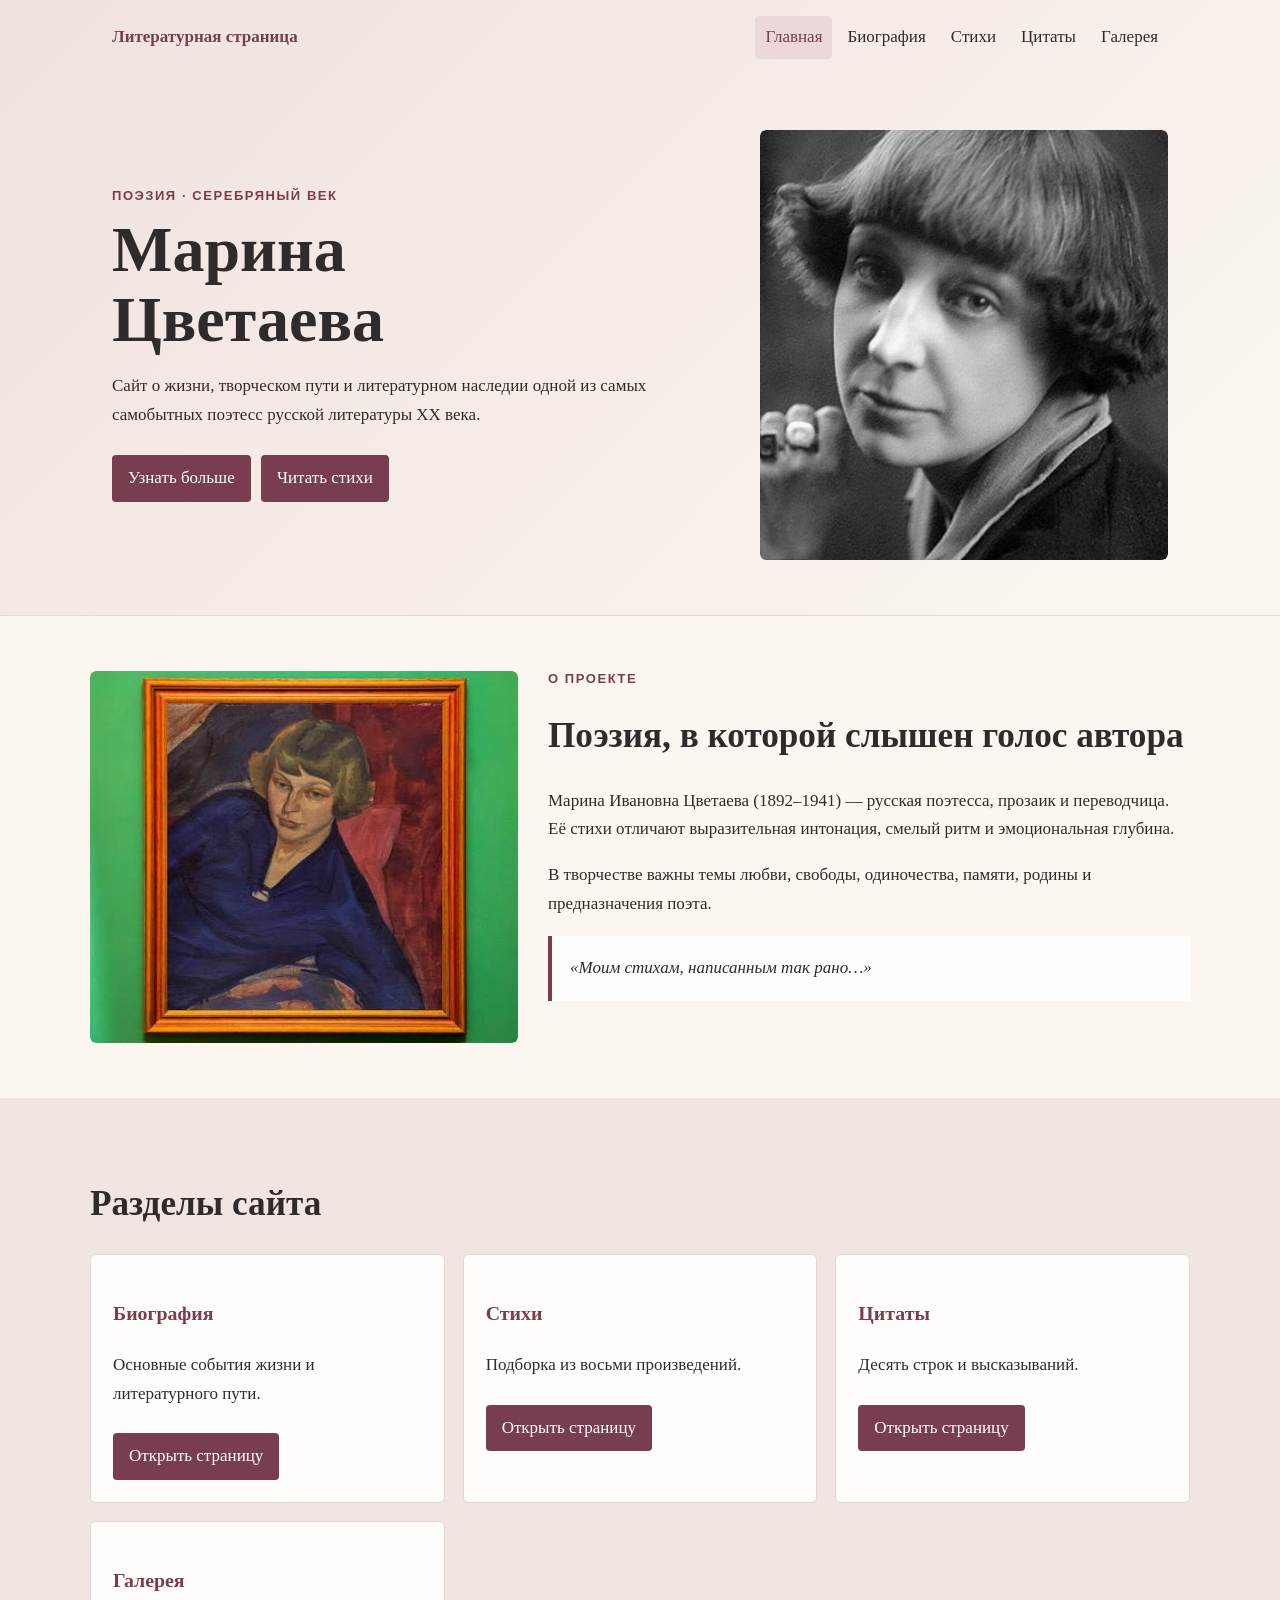
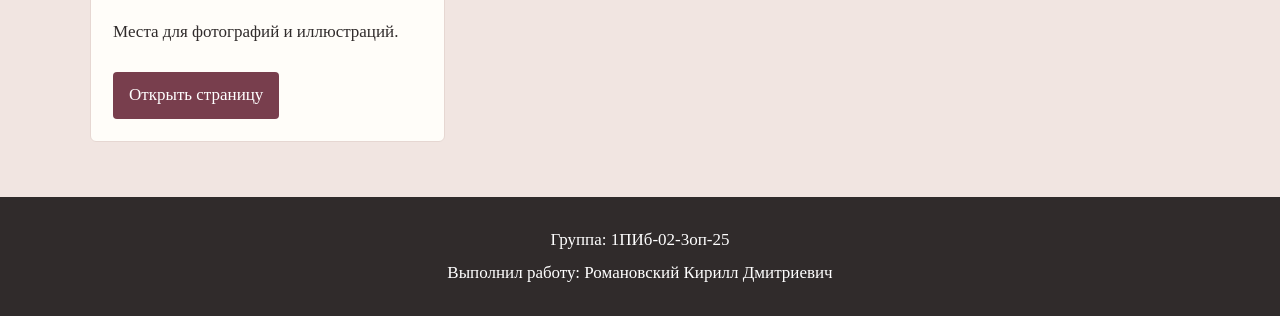
<file: index.html>
<!DOCTYPE html>
<html lang="ru">
 <head>
  <meta charset="UTF-8">
  <meta content="width=device-width,initial-scale=1" name="viewport"/>
  <title>
   Марина Цветаева
  </title>
  <link href="style.css" rel="stylesheet"/>
 </head>
 <body>
  <!-- ШАПКА САЙТА: меню и первый экран -->
  <header>
   <nav>
    <a class="brand" href="index.html">
     Литературная страница
    </a>
    <div class="links">
     <a class="active" href="index.html">
      Главная
     </a>
     <a class="" href="biography.html">
      Биография
     </a>
     <a class="" href="poems.html">
      Стихи
     </a>
     <a class="" href="quotes.html">
      Цитаты
     </a>
     <a class="" href="gallery.html">
      Галерея
     </a>
    </div>
   </nav>
   <div class="hero">
    <div>
     <div class="eyebrow">
      Поэзия · Серебряный век
     </div>
     <h1>
      Марина
      <br/>
      Цветаева
     </h1>
     <p>
      Сайт о жизни, творческом пути и литературном наследии одной из самых самобытных поэтесс русской литературы XX века.
     </p>
     <a class="button" href="biography.html">
      Узнать больше
     </a>
     <a class="button" href="poems.html">
      Читать стихи
     </a>
    </div>
    <div class="photo-frame hero-photo">
     <img alt="Портрет Марины Цветаевой" class="site-photo" src="images/cvetaeva-portrait.png"/>
    </div>
   </div>
  </header>
  <!-- ОСНОВНОЕ СОДЕРЖИМОЕ ГЛАВНОЙ СТРАНИЦЫ -->
  <main>
   <section>
    <div class="container two">
     <div class="photo-frame">
      <img alt="Прижизненный портрет Марины Цветаевой" class="site-photo" src="images/cvetaeva-painting.png"/>
     </div>
     <div>
      <div class="eyebrow">
       О проекте
      </div>
      <h2>
       Поэзия, в которой слышен голос автора
      </h2>
      <p>
       Марина Ивановна Цветаева (1892–1941) — русская поэтесса, прозаик и переводчица. Её стихи отличают выразительная интонация, смелый ритм и эмоциональная глубина.
      </p>
      <p>
       В творчестве важны темы любви, свободы, одиночества, памяти, родины и предназначения поэта.
      </p>
      <div class="quote">
       «Моим стихам, написанным так рано…»
      </div>
     </div>
    </div>
   </section>
   <section class="soft">
    <div class="container">
     <h2>
      Разделы сайта
     </h2>
     <div class="grid">
      <article class="card">
       <h3>
        Биография
       </h3>
       <p>
        Основные события жизни и литературного пути.
       </p>
       <a class="button" href="biography.html">
        Открыть страницу
       </a>
      </article>
      <article class="card">
       <h3>
        Стихи
       </h3>
       <p>
        Подборка из восьми произведений.
       </p>
       <a class="button" href="poems.html">
        Открыть страницу
       </a>
      </article>
      <article class="card">
       <h3>
        Цитаты
       </h3>
       <p>
        Десять строк и высказываний.
       </p>
       <a class="button" href="quotes.html">
        Открыть страницу
       </a>
      </article>
      <article class="card">
       <h3>
        Галерея
       </h3>
       <p>
        Места для фотографий и иллюстраций.
       </p>
       <a class="button" href="gallery.html">
        Открыть страницу
       </a>
      </article>
     </div>
    </div>
   </section>
  </main>
  <!-- ПОДВАЛ: информация об учебном проекте -->
  <footer>
   <p>
   Группа: 1ПИб-02-3оп-25
   </p>
   <p>
    Выполнил работу: Романовский Кирилл Дмитриевич
   </p>
  </footer>
 </body>
</html>
</file>
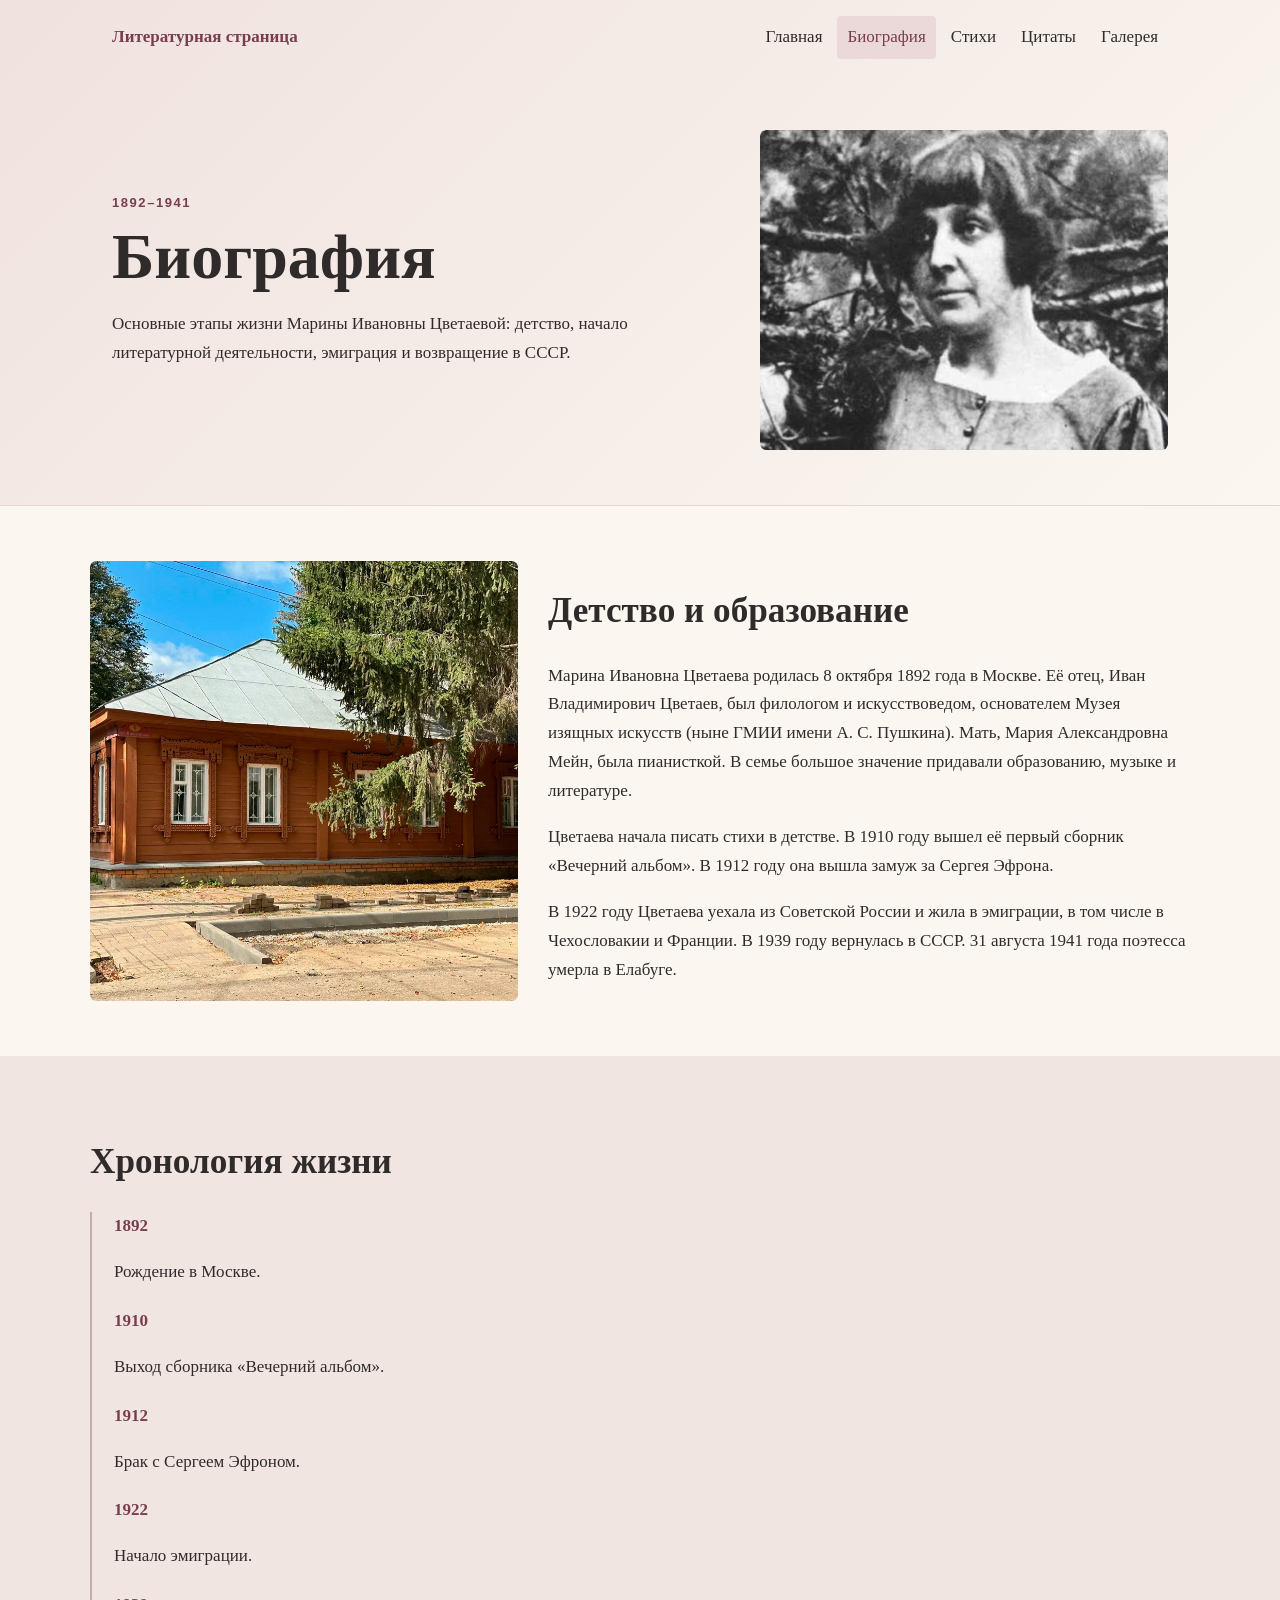
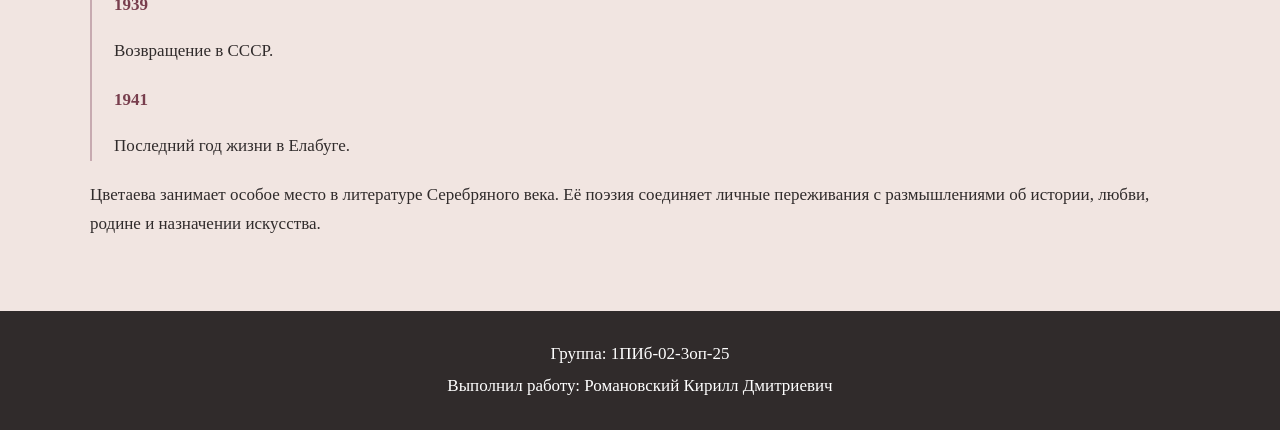
<file: biography.html>
<!DOCTYPE html>
<html lang="ru">
 <head>
  <meta charset="UTF-8">
  <meta content="width=device-width,initial-scale=1" name="viewport"/>
  <title>
   Биография Марины Цветаевой
  </title>
  <link href="style.css" rel="stylesheet"/>
 </head>
 <body>
  <!-- ШАПКА САЙТА: меню и вступление -->
  <header>
   <nav>
    <a class="brand" href="index.html">
     Литературная страница
    </a>
    <div class="links">
     <a class="" href="index.html">
      Главная
     </a>
     <a class="active" href="biography.html">
      Биография
     </a>
     <a class="" href="poems.html">
      Стихи
     </a>
     <a class="" href="quotes.html">
      Цитаты
     </a>
     <a class="" href="gallery.html">
      Галерея
     </a>
    </div>
   </nav>
   <div class="hero">
    <div>
     <div class="eyebrow">
      1892–1941
     </div>
     <h1>
      Биография
     </h1>
     <p>
      Основные этапы жизни Марины Ивановны Цветаевой: детство, начало литературной деятельности, эмиграция и возвращение в СССР.
     </p>
    </div>
    <div class="photo-frame hero-photo">
     <img alt="Марина Цветаева на природе" class="site-photo" src="images/cvetaeva-portrait-nature.png"/>
    </div>
   </div>
  </header>
  <!-- ОСНОВНОЕ СОДЕРЖИМОЕ: биография и хронология -->
  <main>
   <section>
    <div class="container two">
     <div class="photo-frame">
      <img alt="Дом-музей Марины Цветаевой" class="site-photo" src="images/cvetaeva-house-museum.png"/>
     </div>
     <div>
      <h2>
       Детство и образование
      </h2>
      <p>
       Марина Ивановна Цветаева родилась 8 октября 1892 года в Москве. Её отец, Иван Владимирович Цветаев, был филологом и искусствоведом, основателем Музея изящных искусств (ныне ГМИИ имени А. С. Пушкина). Мать, Мария Александровна Мейн, была пианисткой. В семье большое значение придавали образованию, музыке и литературе.
      </p>
      <p>
       Цветаева начала писать стихи в детстве. В 1910 году вышел её первый сборник «Вечерний альбом». В 1912 году она вышла замуж за Сергея Эфрона.
      </p>
      <p>
       В 1922 году Цветаева уехала из Советской России и жила в эмиграции, в том числе в Чехословакии и Франции. В 1939 году вернулась в СССР. 31 августа 1941 года поэтесса умерла в Елабуге.
      </p>
     </div>
    </div>
   </section>
   <section class="soft">
    <div class="container">
     <h2>
      Хронология жизни
     </h2>
     <div class="timeline">
      <article>
       <b class="year">
        1892
       </b>
       <p>
        Рождение в Москве.
       </p>
      </article>
      <article>
       <b class="year">
        1910
       </b>
       <p>
        Выход сборника «Вечерний альбом».
       </p>
      </article>
      <article>
       <b class="year">
        1912
       </b>
       <p>
        Брак с Сергеем Эфроном.
       </p>
      </article>
      <article>
       <b class="year">
        1922
       </b>
       <p>
        Начало эмиграции.
       </p>
      </article>
      <article>
       <b class="year">
        1939
       </b>
       <p>
        Возвращение в СССР.
       </p>
      </article>
      <article>
       <b class="year">
        1941
       </b>
       <p>
        Последний год жизни в Елабуге.
       </p>
      </article>
     </div>
     <p>
      Цветаева занимает особое место в литературе Серебряного века. Её поэзия соединяет личные переживания с размышлениями об истории, любви, родине и назначении искусства.
     </p>
    </div>
   </section>
  </main>
  <!-- ПОДВАЛ САЙТА -->
  <footer>
   <p>
    Группа: 1ПИб-02-3оп-25
   </p>
   <p>
    Выполнил работу: Романовский Кирилл Дмитриевич
   </p>
  </footer>
 </body>
</html>
</file>
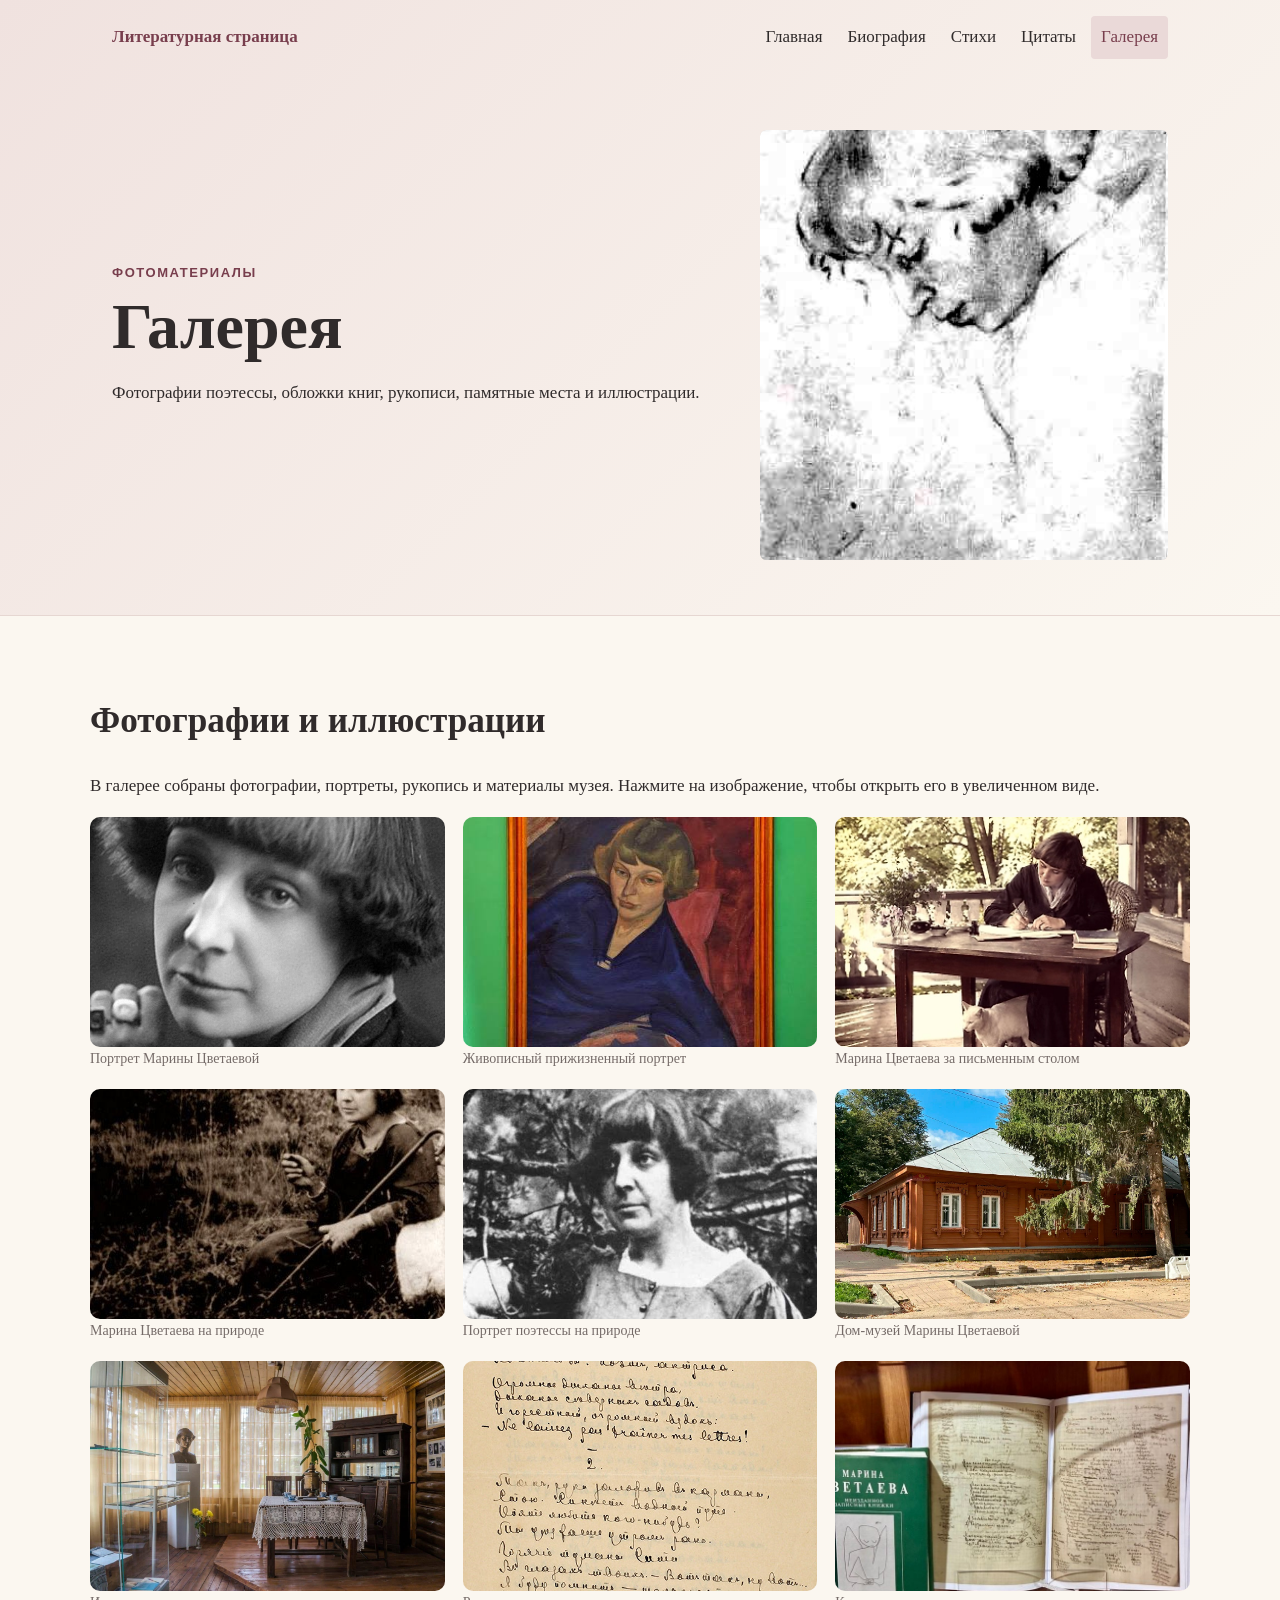
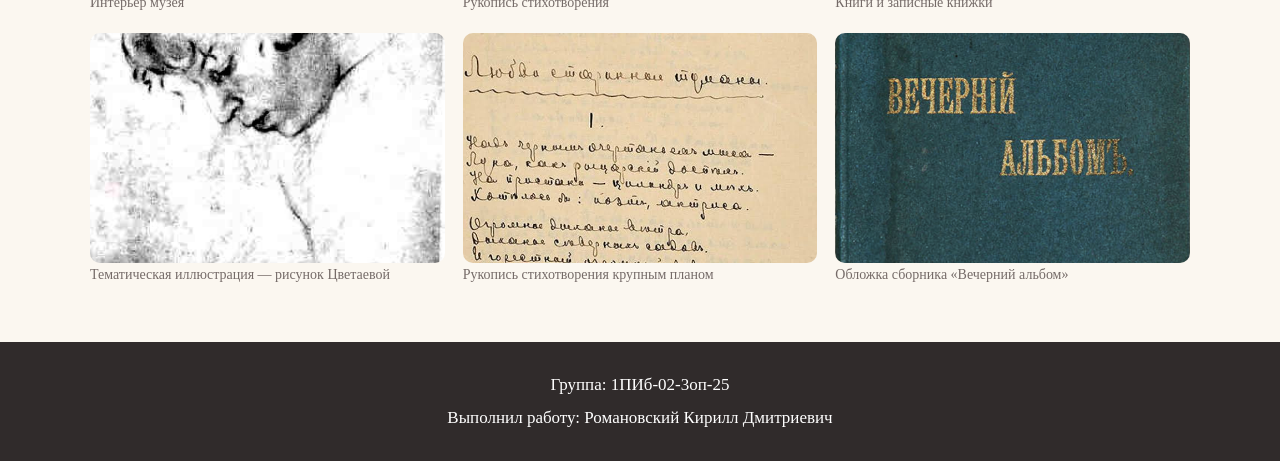
<file: gallery.html>
<!DOCTYPE html>
<html lang="ru">
 <head>
  <meta charset="UTF-8">
  <meta content="width=device-width,initial-scale=1" name="viewport"/>
  <title>
   Галерея Марины Цветаевой
  </title>
  <link href="style.css" rel="stylesheet"/>
 </head>
 <body>
  <!-- ШАПКА САЙТА: меню и вступление -->
  <header>
   <nav>
    <a class="brand" href="index.html">
     Литературная страница
    </a>
    <div class="links">
     <a class="" href="index.html">
      Главная
     </a>
     <a class="" href="biography.html">
      Биография
     </a>
     <a class="" href="poems.html">
      Стихи
     </a>
     <a class="" href="quotes.html">
      Цитаты
     </a>
     <a class="active" href="gallery.html">
      Галерея
     </a>
    </div>
   </nav>
   <div class="hero">
    <div>
     <div class="eyebrow">
      Фотоматериалы
     </div>
     <h1>
      Галерея
     </h1>
     <p>
      Фотографии поэтессы, обложки книг, рукописи, памятные места и иллюстрации.
     </p>
    </div>
    <div class="photo-frame hero-photo">
     <img class="site-photo" src="images/cvetaeva-thematic-sketch.png" alt="Тематическая иллюстрация к творчеству Марины Цветаевой"/>
    </div>
   </div>
  </header>
  <!-- ОСНОВНОЕ СОДЕРЖИМОЕ: галерея -->
  <main>
   <section>
    <div class="container">
     <h2>
      Фотографии и иллюстрации
     </h2>
     <p>
      В галерее собраны фотографии, портреты, рукопись и материалы музея. Нажмите на изображение, чтобы открыть его в увеличенном виде.
     </p>
     <div class="gallery">
      <figure>
       <a class="zoom" href="images/cvetaeva-portrait.png">
        <img alt="Портрет Марины Цветаевой" class="site-photo" loading="lazy" src="images/cvetaeva-portrait.png"/>
       </a>
       <figcaption>
        Портрет Марины Цветаевой
       </figcaption>
      </figure>
      <figure>
       <a class="zoom" href="images/cvetaeva-painting.png">
        <img alt="Живописный прижизненный портрет" class="site-photo" loading="lazy" src="images/cvetaeva-painting.png"/>
       </a>
       <figcaption>
        Живописный прижизненный портрет
       </figcaption>
      </figure>
      <figure>
       <a class="zoom" href="images/cvetaeva-writing.png">
        <img alt="Марина Цветаева за письменным столом" class="site-photo" loading="lazy" src="images/cvetaeva-writing.png"/>
       </a>
       <figcaption>
        Марина Цветаева за письменным столом
       </figcaption>
      </figure>
      <figure>
       <a class="zoom" href="images/cvetaeva-garden.png">
        <img alt="Марина Цветаева на природе" class="site-photo" loading="lazy" src="images/cvetaeva-garden.png"/>
       </a>
       <figcaption>
        Марина Цветаева на природе
       </figcaption>
      </figure>
      <figure>
       <a class="zoom" href="images/cvetaeva-portrait-nature.png">
        <img alt="Портрет поэтессы на природе" class="site-photo" loading="lazy" src="images/cvetaeva-portrait-nature.png"/>
       </a>
       <figcaption>
        Портрет поэтессы на природе
       </figcaption>
      </figure>
      <figure>
       <a class="zoom" href="images/cvetaeva-house-museum.png">
        <img alt="Дом-музей Марины Цветаевой" class="site-photo" loading="lazy" src="images/cvetaeva-house-museum.png"/>
       </a>
       <figcaption>
        Дом-музей Марины Цветаевой
       </figcaption>
      </figure>
      <figure>
       <a class="zoom" href="images/cvetaeva-museum-interior.png">
        <img alt="Интерьер музея" class="site-photo" loading="lazy" src="images/cvetaeva-museum-interior.png"/>
       </a>
       <figcaption>
        Интерьер музея
       </figcaption>
      </figure>
      <figure>
       <a class="zoom" href="images/cvetaeva-manuscript.png">
        <img alt="Рукопись стихотворения" class="site-photo" loading="lazy" src="images/cvetaeva-manuscript.png"/>
       </a>
       <figcaption>
        Рукопись стихотворения
       </figcaption>
      </figure>
      <figure>
       <a class="zoom" href="images/cvetaeva-books.png">
        <img alt="Книги и записные книжки" class="site-photo" loading="lazy" src="images/cvetaeva-books.png"/>
       </a>
       <figcaption>
        Книги и записные книжки
       </figcaption>
      </figure>
      <figure>
       <a class="zoom" href="images/cvetaeva-thematic-sketch.png">
        <img alt="Тематическая иллюстрация — рисунок Цветаевой" class="site-photo" loading="lazy" src="images/cvetaeva-thematic-sketch.png"/>
       </a>
       <figcaption>
        Тематическая иллюстрация — рисунок Цветаевой
       </figcaption>
      </figure>
      <figure>
       <a class="zoom" href="images/cvetaeva-manuscript-detail.png">
        <img alt="Рукопись стихотворения крупным планом" class="site-photo" loading="lazy" src="images/cvetaeva-manuscript-detail.png"/>
       </a>
       <figcaption>
        Рукопись стихотворения крупным планом
       </figcaption>
      </figure>
      <figure>
       <a class="zoom" href="images/cvetaeva-evening-album.png">
        <img alt="Обложка сборника «Вечерний альбом»" class="site-photo" loading="lazy" src="images/cvetaeva-evening-album.png"/>
       </a>
       <figcaption>
        Обложка сборника «Вечерний альбом»
       </figcaption>
      </figure>
     </div>
    </div>
   </section>
   <!-- ОКНО УВЕЛИЧЕННОГО ПРОСМОТРА ФОТО -->
   <div id="lightbox" style="display:none;position:fixed;inset:0;background:#171315ee;z-index:10;align-items:center;justify-content:center;padding:25px">
    <button id="close" style="position:absolute;right:20px;top:10px;font-size:32px">
     ×
    </button>
    <img alt="Увеличенное изображение" id="large" style="max-width:95vw;max-height:90vh"/>
   </div>
   <!-- JAVASCRIPT: увеличение и закрытие фото -->
   <script>
    const box=document.getElementById("lightbox");document.querySelectorAll(".zoom").forEach(a=>a.onclick=e=>{e.preventDefault();const img=a.querySelector("img");if(!img){return}document.getElementById("large").src=img.src;box.style.display="flex"});document.getElementById("close").onclick=()=>box.style.display="none";box.onclick=e=>{if(e.target===box)box.style.display="none"};document.addEventListener("keydown",e=>{if(e.key==="Escape")box.style.display="none"});
   </script>
  </main>
  <!-- ПОДВАЛ САЙТА -->
  <footer>
   <p>
    Группа: 1ПИб-02-3оп-25
   </p>
   <p>
    Выполнил работу: Романовский Кирилл Дмитриевич
   </p>
  </footer>
 </body>
</html>
</file>
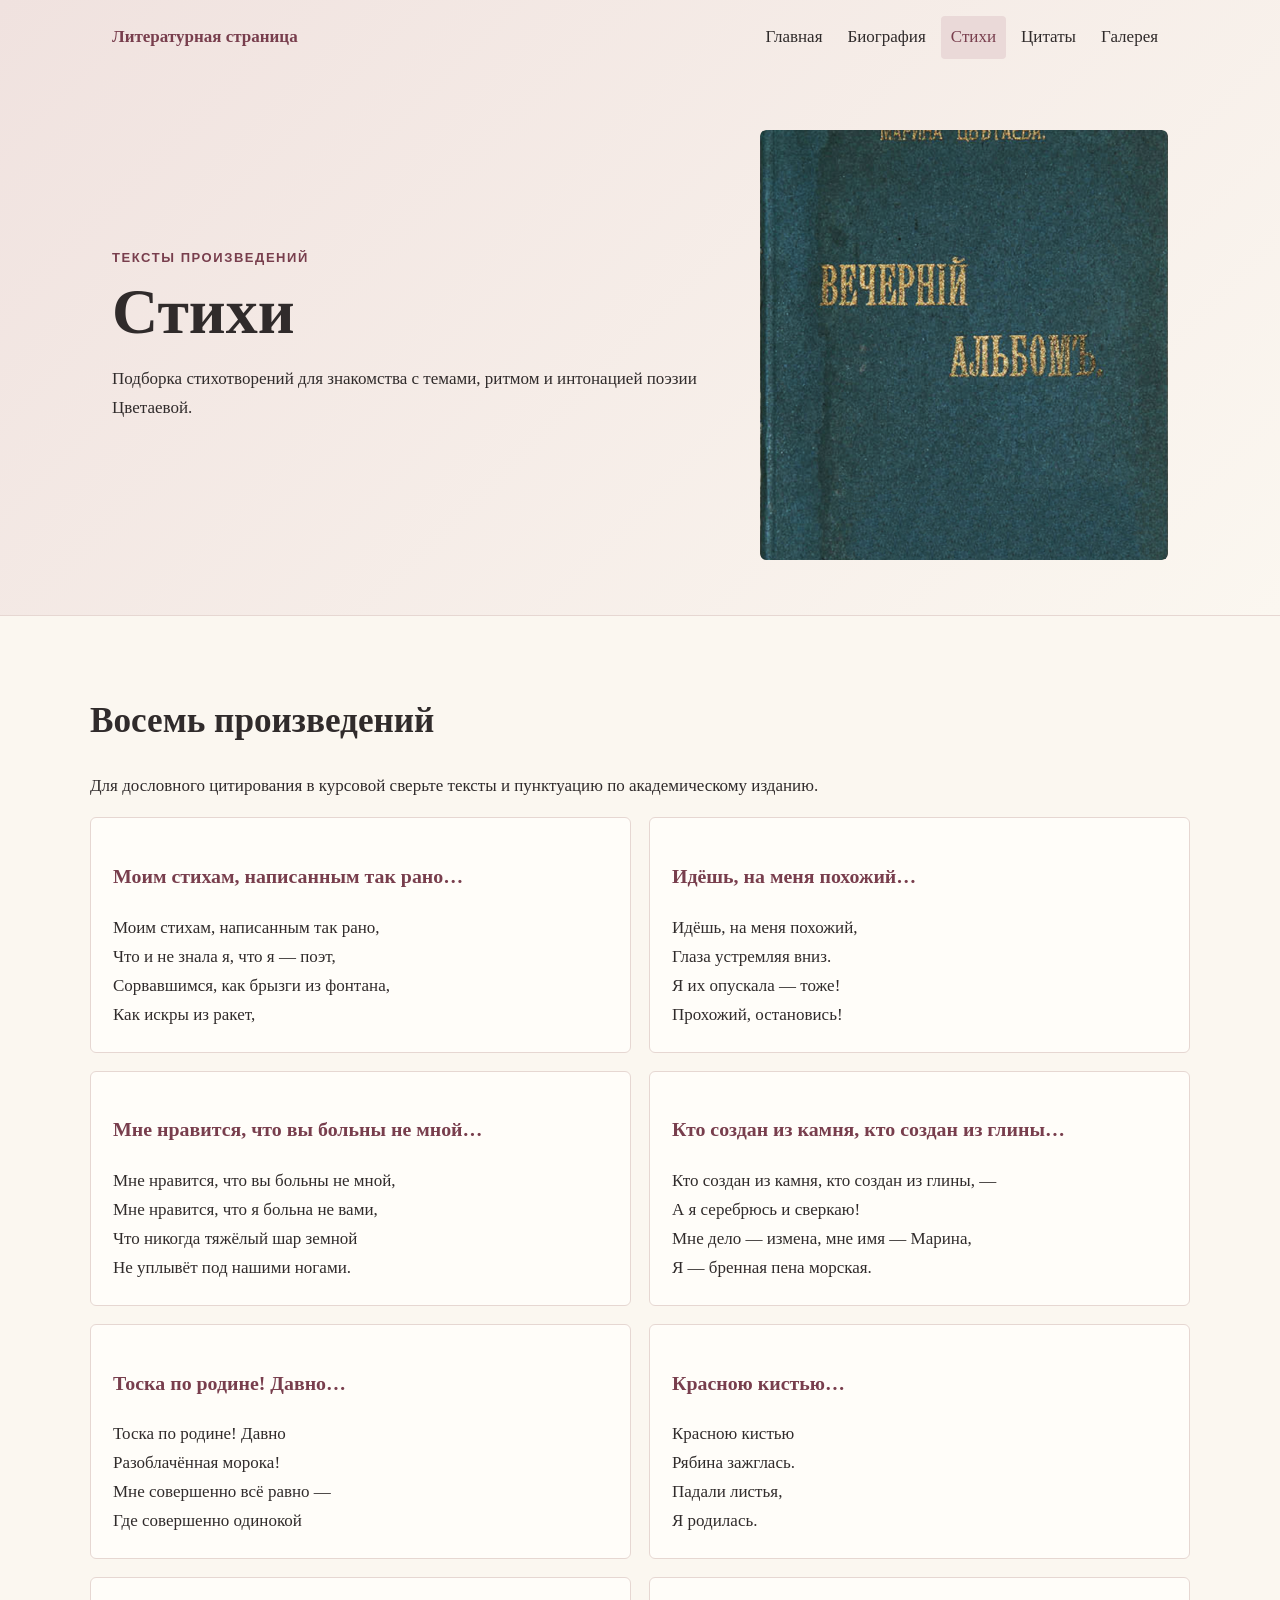
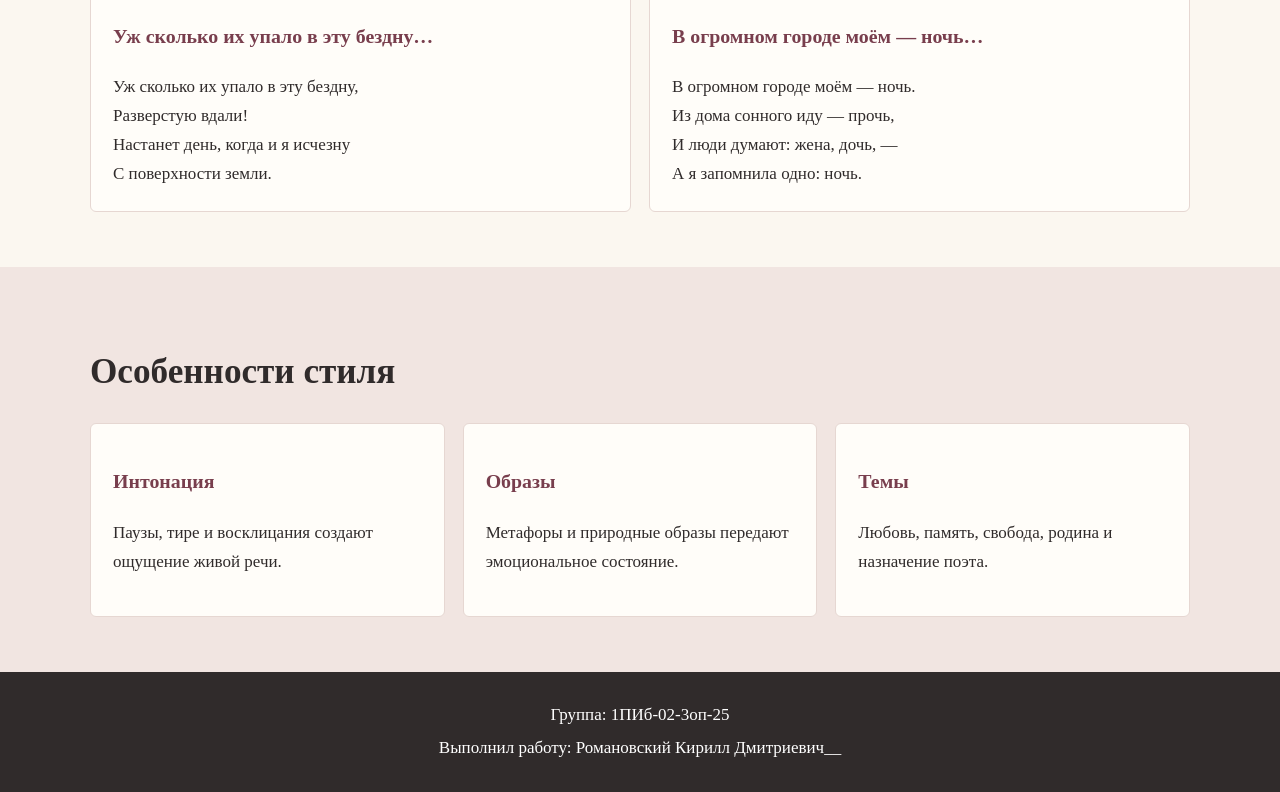
<file: poems.html>
<!DOCTYPE html>
<html lang="ru">
 <head>
  <meta charset="UTF-8">
  <meta content="width=device-width,initial-scale=1" name="viewport"/>
  <title>
   Стихи Марины Цветаевой
  </title>
  <link href="style.css" rel="stylesheet"/>
 </head>
 <body>
  <!-- ШАПКА САЙТА: меню и вступление -->
<header>
   <nav>
    <a class="brand" href="index.html">
     Литературная страница
    </a>
    <div class="links">
     <a class="" href="index.html">
      Главная
     </a>
     <a class="" href="biography.html">
      Биография
     </a>
     <a class="active" href="poems.html">
      Стихи
     </a>
     <a class="" href="quotes.html">
      Цитаты
     </a>
     <a class="" href="gallery.html">
      Галерея
     </a>
    </div>
   </nav>
   <div class="hero">
    <div>
     <div class="eyebrow">
      Тексты произведений
     </div>
     <h1>
      Стихи
     </h1>
     <p>
      Подборка стихотворений для знакомства с темами, ритмом и интонацией поэзии Цветаевой.
     </p>
    </div>
    <div class="photo-frame hero-photo">
     <img class="site-photo" src="images/cvetaeva-evening-album.png" alt="Обложка сборника «Вечерний альбом»"/>
    </div>
   </div>
  </header>
  <!-- ОСНОВНОЕ СОДЕРЖИМОЕ: стихотворения -->
<main>
   <section>
    <div class="container">
     <h2>
      Восемь произведений
     </h2>
     <p>
      Для дословного цитирования в курсовой сверьте тексты и пунктуацию по академическому изданию.
     </p>
     <div class="poems">
      <article class="poem">
       <h3>
        Моим стихам, написанным так рано…
       </h3>
       <div class="poem-text">Моим стихам, написанным так рано,
Что и не знала я, что я — поэт,
Сорвавшимся, как брызги из фонтана,
Как искры из ракет,</div>
      </article>
      <article class="poem">
       <h3>
        Идёшь, на меня похожий…
       </h3>
       <div class="poem-text">Идёшь, на меня похожий,
Глаза устремляя вниз.
Я их опускала — тоже!
Прохожий, остановись!</div>
      </article>
      <article class="poem">
       <h3>
        Мне нравится, что вы больны не мной…
       </h3>
       <div class="poem-text">Мне нравится, что вы больны не мной,
Мне нравится, что я больна не вами,
Что никогда тяжёлый шар земной
Не уплывёт под нашими ногами.</div>
      </article>
      <article class="poem">
       <h3>
        Кто создан из камня, кто создан из глины…
       </h3>
       <div class="poem-text">Кто создан из камня, кто создан из глины, —
А я серебрюсь и сверкаю!
Мне дело — измена, мне имя — Марина,
Я — бренная пена морская.</div>
      </article>
      <article class="poem">
       <h3>
        Тоска по родине! Давно…
       </h3>
       <div class="poem-text">Тоска по родине! Давно
Разоблачённая морока!
Мне совершенно всё равно —
Где совершенно одинокой</div>
      </article>
      <article class="poem">
       <h3>
        Красною кистью…
       </h3>
       <div class="poem-text">Красною кистью
Рябина зажглась.
Падали листья,
Я родилась.</div>
      </article>
      <article class="poem">
       <h3>
        Уж сколько их упало в эту бездну…
       </h3>
       <div class="poem-text">Уж сколько их упало в эту бездну,
Разверстую вдали!
Настанет день, когда и я исчезну
С поверхности земли.</div>
      </article>
      <article class="poem">
       <h3>
        В огромном городе моём — ночь…
       </h3>
       <div class="poem-text">В огромном городе моём — ночь.
Из дома сонного иду — прочь,
И люди думают: жена, дочь, —
А я запомнила одно: ночь.</div>
      </article>
     </div>
    </div>
   </section>
   <section class="soft">
    <div class="container">
     <h2>
      Особенности стиля
     </h2>
     <div class="grid">
      <article class="card">
       <h3>
        Интонация
       </h3>
       <p>
        Паузы, тире и восклицания создают ощущение живой речи.
       </p>
      </article>
      <article class="card">
       <h3>
        Образы
       </h3>
       <p>
        Метафоры и природные образы передают эмоциональное состояние.
       </p>
      </article>
      <article class="card">
       <h3>
        Темы
       </h3>
       <p>
        Любовь, память, свобода, родина и назначение поэта.
       </p>
      </article>
     </div>
    </div>
   </section>
  </main>
  <!-- ПОДВАЛ САЙТА -->
<footer>
   <p>
    Группа: 1ПИб-02-3оп-25
   </p>
   <p>
    Выполнил работу: Романовский Кирилл Дмитриевич__
   </p>
  </footer>
 </body>
</html>
</file>
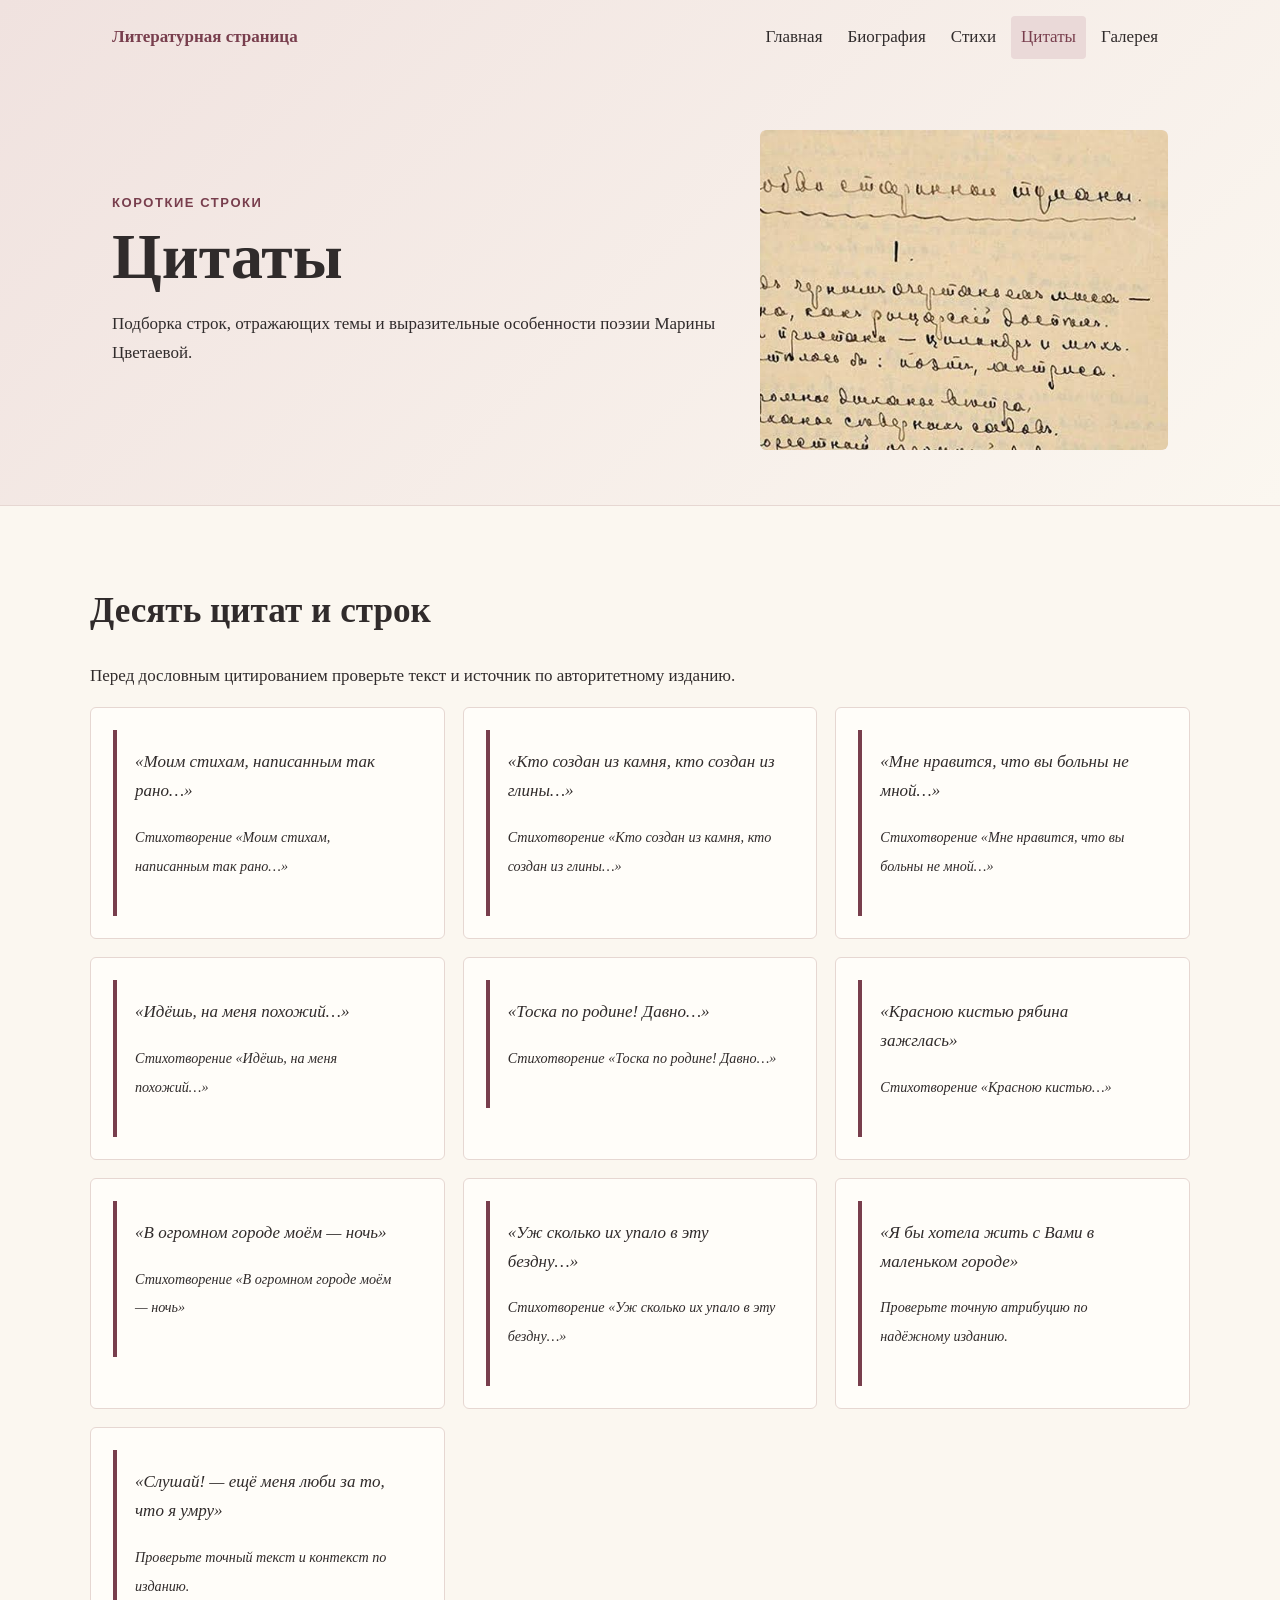
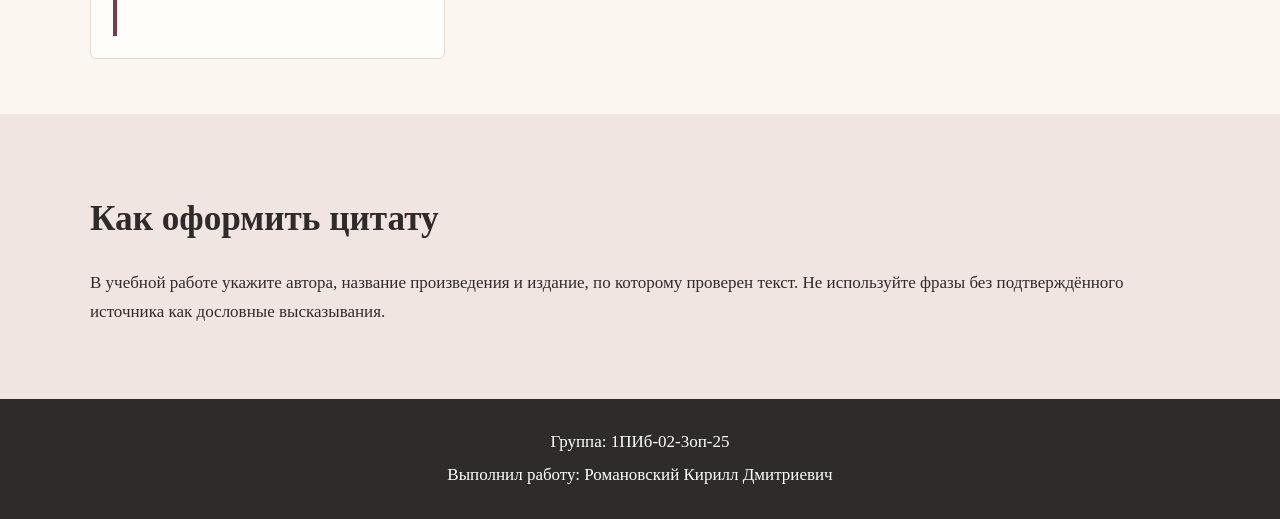
<file: quotes.html>
<!DOCTYPE html>
<html lang="ru">
 <head>
  <meta charset="UTF-8">
  <meta content="width=device-width,initial-scale=1" name="viewport"/>
  <title>
   Цитаты Марины Цветаевой
  </title>
  <link href="style.css" rel="stylesheet"/>
 </head>
 <body>
  <!-- ШАПКА САЙТА: меню и вступление -->
<header>
   <nav>
    <a class="brand" href="index.html">
     Литературная страница
    </a>
    <div class="links">
     <a class="" href="index.html">
      Главная
     </a>
     <a class="" href="biography.html">
      Биография
     </a>
     <a class="" href="poems.html">
      Стихи
     </a>
     <a class="active" href="quotes.html">
      Цитаты
     </a>
     <a class="" href="gallery.html">
      Галерея
     </a>
    </div>
   </nav>
   <div class="hero">
    <div>
     <div class="eyebrow">
      Короткие строки
     </div>
     <h1>
      Цитаты
     </h1>
     <p>
      Подборка строк, отражающих темы и выразительные особенности поэзии Марины Цветаевой.
     </p>
    </div>
    <div class="photo-frame hero-photo">
     <img class="site-photo" src="images/cvetaeva-manuscript-detail.png" alt="Рукопись стихотворения Марины Цветаевой"/>
    </div>
   </div>
  </header>
  <!-- ОСНОВНОЕ СОДЕРЖИМОЕ: цитаты -->
<main>
   <section>
    <div class="container">
     <h2>
      Десять цитат и строк
     </h2>
     <p>
      Перед дословным цитированием проверьте текст и источник по авторитетному изданию.
     </p>
     <div class="grid">
      <article class="card">
       <div class="quote">
        «Моим стихам, написанным так рано…»
        <p>
         <small>
          Стихотворение «Моим стихам, написанным так рано…»
         </small>
        </p>
       </div>
      </article>
      <article class="card">
       <div class="quote">
        «Кто создан из камня, кто создан из глины…»
        <p>
         <small>
          Стихотворение «Кто создан из камня, кто создан из глины…»
         </small>
        </p>
       </div>
      </article>
      <article class="card">
       <div class="quote">
        «Мне нравится, что вы больны не мной…»
        <p>
         <small>
          Стихотворение «Мне нравится, что вы больны не мной…»
         </small>
        </p>
       </div>
      </article>
      <article class="card">
       <div class="quote">
        «Идёшь, на меня похожий…»
        <p>
         <small>
          Стихотворение «Идёшь, на меня похожий…»
         </small>
        </p>
       </div>
      </article>
      <article class="card">
       <div class="quote">
        «Тоска по родине! Давно…»
        <p>
         <small>
          Стихотворение «Тоска по родине! Давно…»
         </small>
        </p>
       </div>
      </article>
      <article class="card">
       <div class="quote">
        «Красною кистью рябина зажглась»
        <p>
         <small>
          Стихотворение «Красною кистью…»
         </small>
        </p>
       </div>
      </article>
      <article class="card">
       <div class="quote">
        «В огромном городе моём — ночь»
        <p>
         <small>
          Стихотворение «В огромном городе моём — ночь»
         </small>
        </p>
       </div>
      </article>
      <article class="card">
       <div class="quote">
        «Уж сколько их упало в эту бездну…»
        <p>
         <small>
          Стихотворение «Уж сколько их упало в эту бездну…»
         </small>
        </p>
       </div>
      </article>
      <article class="card">
       <div class="quote">
        «Я бы хотела жить с Вами в маленьком городе»
        <p>
         <small>
          Проверьте точную атрибуцию по надёжному изданию.
         </small>
        </p>
       </div>
      </article>
      <article class="card">
       <div class="quote">
        «Слушай! — ещё меня люби за то, что я умру»
        <p>
         <small>
          Проверьте точный текст и контекст по изданию.
         </small>
        </p>
       </div>
      </article>
     </div>
    </div>
   </section>
   <section class="soft">
    <div class="container">
     <h2>
      Как оформить цитату
     </h2>
     <p>
      В учебной работе укажите автора, название произведения и издание, по которому проверен текст. Не используйте фразы без подтверждённого источника как дословные высказывания.
     </p>
    </div>
   </section>
  </main>
  <!-- ПОДВАЛ САЙТА -->
<footer>
   <p>
    Группа: 1ПИб-02-3оп-25
   </p>
   <p>
    Выполнил работу: Романовский Кирилл Дмитриевич
   </p>
  </footer>
 </body>
</html>
</file>
<file: style.css>
/* ОБЩИЕ СТИЛИ: цвета, шрифты, отступы и оформление блоков */
body {
    margin:0;
    background:#fbf7f0;
    color:#302b2b;
    font:17px/1.7 Georgia,'Times New Roman',serif;
}
* {
    box-sizing:border-box;
}
header {
    background:linear-gradient(135deg,#f0e2df,#fbf7f0);
    border-bottom:1px solid #e6d7d2;
}
nav {
    max-width:1100px;
    margin:auto;
    padding:16px 22px;
    display:flex;
    justify-content:space-between;
    align-items:center;
    gap:12px;
    flex-wrap:wrap;
}
.brand {
    color:#783e4d;
    font-weight:bold;
    text-decoration:none;
}
.links {
    display:flex;
    gap:5px;
    flex-wrap:wrap;
}
.links a {
    padding:7px 10px;
    border-radius:4px;
    text-decoration:none;
    color:#302b2b;
}
.links a:hover,.links .active {
    background:#ead9d8;
    color:#783e4d;
}
.hero {
    max-width:1100px;
    margin:auto;
    padding:55px 22px;
    display:grid;
    grid-template-columns:1.2fr .8fr;
    gap:35px;
    align-items:center;
}
h1 {
    font-size:clamp(2.5rem,5vw,4.4rem);
    line-height:1.1;
    margin:12px 0;
}
h2 {
    font-size:2.2rem;
    line-height:1.2;
}
h3 {
    color:#783e4d;
}
.eyebrow {
    color:#783e4d;
    text-transform:uppercase;
    letter-spacing:.12em;
    font:bold 13px Arial;
}
.button {
    display:inline-block;
    background:#783e4d;
    color:white;
    text-decoration:none;
    padding:9px 16px;
    border-radius:4px;
    margin:8px 6px 0 0;
    transition:.2s;
}
.button:hover {
    background:#5e2d3a;
    transform:translateY(-2px);
}
section {
    padding:55px 22px;
}
.container {
    max-width:1100px;
    margin:auto;
}
.soft {
    background:#f1e5e1;
}
.grid {
    display:grid;
    grid-template-columns:repeat(3,1fr);
    gap:18px;
}
.two {
    display:grid;
    grid-template-columns:.8fr 1.2fr;
    gap:30px;
}
.card,.poem {
    padding:22px;
    background:#fffdf9;
    border:1px solid #e6d7d2;
    border-radius:6px;
}
.card:hover {
    transform:translateY(-2px);
}
.placeholder {
    min-height:250px;
    border:2px dashed #b99ca2;
    background:#ffffff70;
    display:flex;
    align-items:center;
    justify-content:center;
    text-align:center;
    padding:18px;
    color:#756b68;
    border-radius:6px;
}
.placeholder img {
    width:100%;
    height:100%;
    object-fit:cover;
}
.poems {
    display:grid;
    grid-template-columns:repeat(2,1fr);
    gap:18px;
}
.poem-text {
    white-space:pre-line;
}
.quote {
    padding:18px;
    border-left:4px solid #783e4d;
    background:#fffdf9;
    font-style:italic;
}
.gallery {
    display:grid;
    grid-template-columns:repeat(3,1fr);
    gap:18px;
}
.gallery figure {
    margin:0;
}
.gallery .placeholder {
    min-height:200px;
}
figcaption {
    font-size:14px;
    color:#756b68;
}
footer {
    background:#302b2b;
    color:#fff;
    padding:25px;
    text-align:center;
}
footer p {
    margin:4px;
}
.timeline {
    border-left:2px solid #c7aab0;
    padding-left:22px;
}
.timeline article {
    margin:20px 0;
}
.year {
    color:#783e4d;
    font-weight:bold;
}
.note {
    padding:15px;
    background:#fffaf5;
    border:1px solid #e6d7d2;
}

/* АДАПТИВНОСТЬ: правила для экранов шириной до 760 пикселей */
@media(max-width:760px) {
    .hero,.two {
        grid-template-columns:1fr;
    }
    .grid,.poems,.gallery {
        grid-template-columns:1fr;
    }
    nav {
        justify-content:center;
    }
}


/* ФОТОГРАФИИ: единое отображение изображений на страницах */
.photo-frame {
    min-height: 250px;
    overflow: hidden;
    border-radius: 6px;
    background: #eadfda;
    display: flex;
    align-items: center;
    justify-content: center;
}
.site-photo {
    display: block;
    width: 100%;
    height: 100%;
    min-height: 250px;
    object-fit: cover;
    border-radius: 6px;
}
.hero-photo {
    min-height: 320px;
}
.hero-photo .site-photo {
    min-height: 320px;
    max-height: 430px;
}
.gallery .site-photo {
    height: 230px;
    min-height: 230px;
}


/* Отображение добавленных фотографий */
.image-frame { overflow: hidden; padding: 0; }
.image-frame img { display: block; width: 100%; height: 100%; max-height: 440px; object-fit: cover; }
.gallery figure img { display: block; width: 100%; height: 240px; object-fit: cover; border-radius: 10px; cursor: zoom-in; }
.gallery figure { min-width: 0; }
</file>
